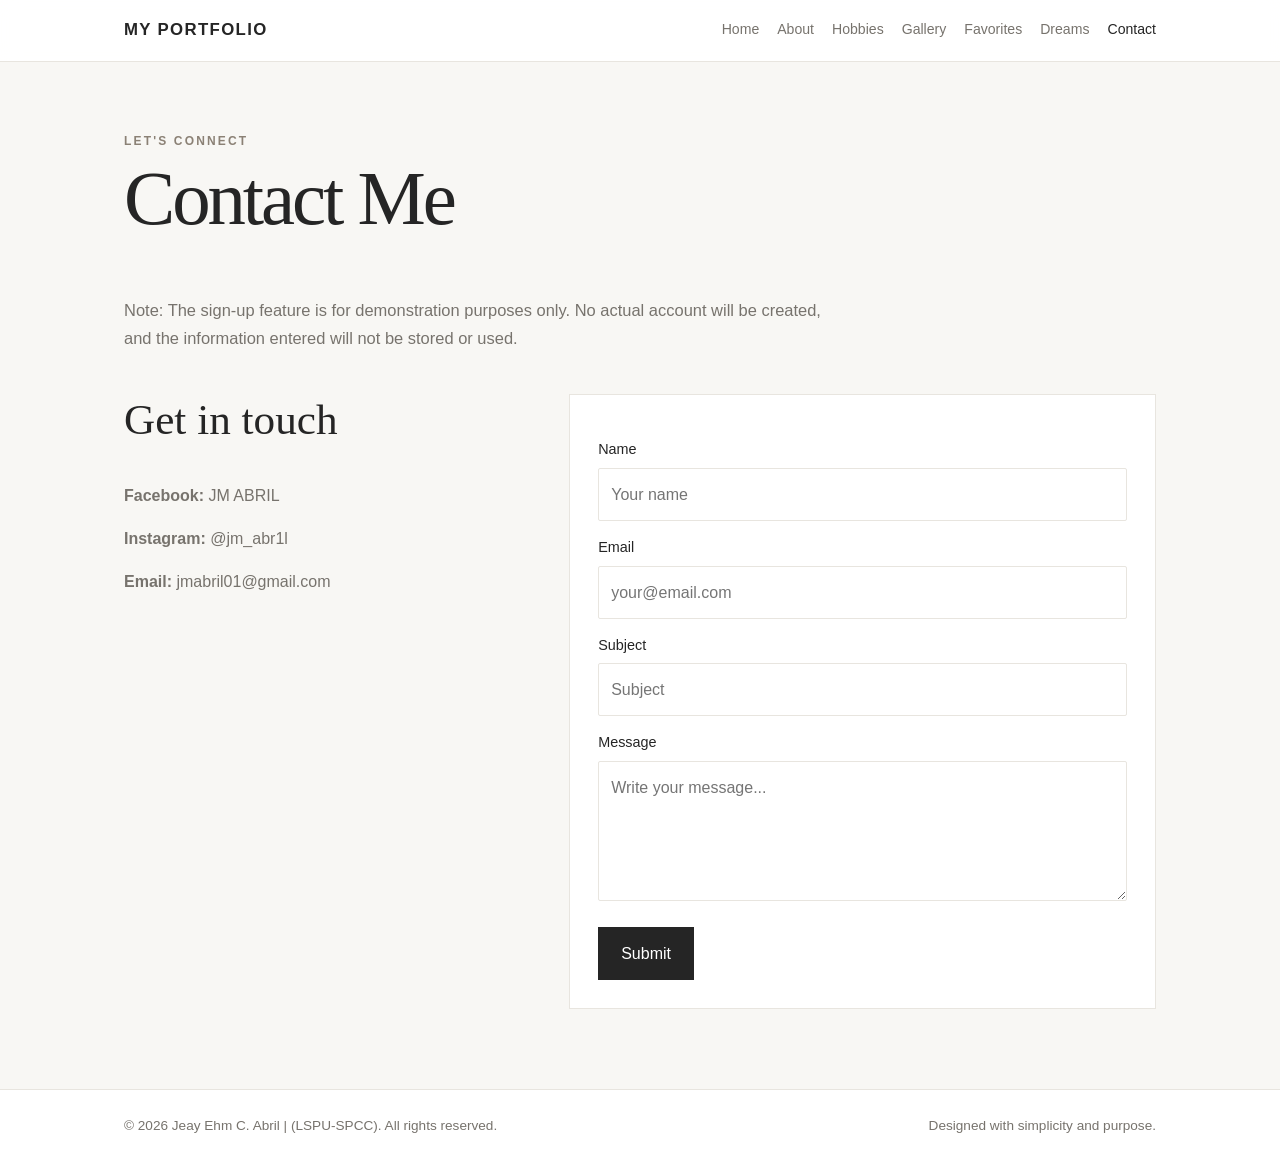
<file: contact.html>
<!DOCTYPE html>
<html lang="en">
<head>
  <meta charset="UTF-8">
  <meta name="viewport" content="width=device-width, initial-scale=1.0">
  <meta name="description" content="A minimalist personal website and digital portfolio.">
  <title>Contact Me | My Personal Website</title>
  <link rel="stylesheet" href="css/style.css">
</head>
<body>
  <header class="site-header">
    <div class="nav-wrap">
      <a class="logo" href="index.html">MY PORTFOLIO</a>
      <nav aria-label="Main navigation">
        <a href="index.html">Home</a>
<a href="about.html">About</a>
<a href="hobbies.html">Hobbies</a>
<a href="gallery.html">Gallery</a>
<a href="favorites.html">Favorites</a>
<a href="dreams.html">Dreams</a>
<a href="contact.html" class="active">Contact</a>
      </nav>
    </div>
  </header>
  <main>
    <header class="page-heading"><span class="eyebrow">Let's connect</span><h1>Contact Me</h1><p>Note: The sign-up feature is for demonstration purposes only. No actual account will be created, and the information entered will not be stored or used.</p></header>
<section class="split">
  <div><h2>Get in touch</h2><p><strong>Facebook:</strong> JM ABRIL</p><p><strong>Instagram:</strong> @jm_abr1l</p><p><strong>Email:</strong> jmabril01@gmail.com</p></div>
  <form action="#" method="post">
    <label for="name">Name</label><input id="name" name="name" type="text" placeholder="Your name" required>
    <label for="email">Email</label><input id="email" name="email" type="email" placeholder="your@email.com" required>
    <label for="subject">Subject</label><input id="subject" name="subject" type="text" placeholder="Subject">
    <label for="message">Message</label><textarea id="message" name="message" placeholder="Write your message..." required></textarea>
    <button type="submit">Submit</button>
  </form>
</section>
  </main>
  <footer class="site-footer">
    <div class="footer-wrap">
      <span>© 2026 Jeay Ehm C. Abril | (LSPU-SPCC). All rights reserved.</span>
      <span>Designed with simplicity and purpose.</span>
    </div>
  </footer>
</body>
</html>
</file>
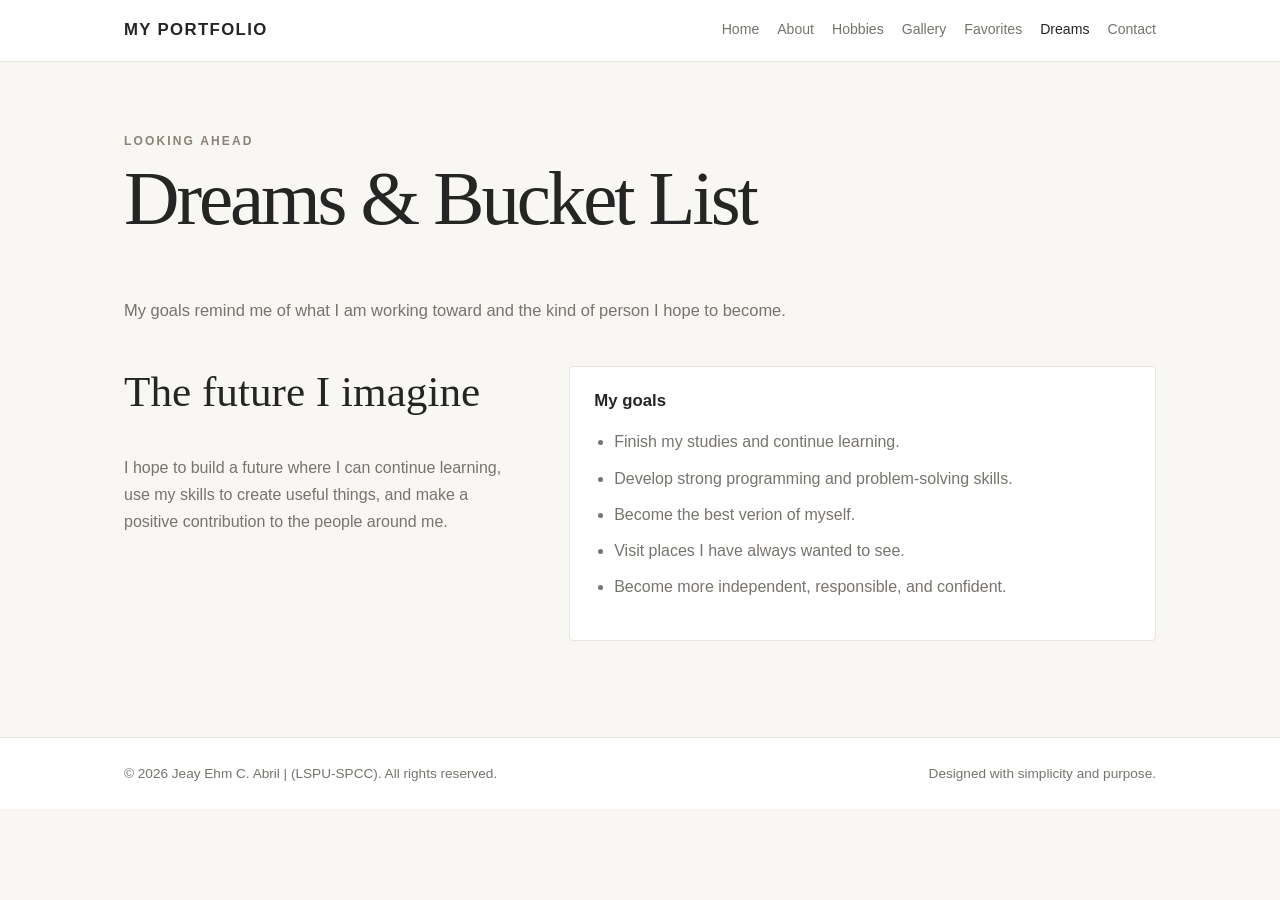
<file: dreams.html>
<!DOCTYPE html>
<html lang="en">
<head>
  <meta charset="UTF-8">
  <meta name="viewport" content="width=device-width, initial-scale=1.0">
  <meta name="description" content="A minimalist personal website and digital portfolio.">
  <title>Dreams & Bucket List | My Personal Website</title>
  <link rel="stylesheet" href="css/style.css">
</head>
<body>
  <header class="site-header">
    <div class="nav-wrap">
      <a class="logo" href="index.html">MY PORTFOLIO</a>
      <nav aria-label="Main navigation">
        <a href="index.html">Home</a>
<a href="about.html">About</a>
<a href="hobbies.html">Hobbies</a>
<a href="gallery.html">Gallery</a>
<a href="favorites.html">Favorites</a>
<a href="dreams.html" class="active">Dreams</a>
<a href="contact.html">Contact</a>
      </nav>
    </div>
  </header>
  <main>
    <header class="page-heading"><span class="eyebrow">Looking ahead</span><h1>Dreams & Bucket List</h1><p>My goals remind me of what I am working toward and the kind of person I hope to become.</p></header>
<section class="split">
  <div><h2>The future I imagine</h2><p>I hope to build a future where I can continue learning, use my skills to create useful things, and make a positive contribution to the people around me.</p></div>
  <div class="card"><h3>My goals</h3><ul class="info-list"><li>Finish my studies and continue learning.</li><li>Develop strong programming and problem-solving skills.</li><li>Become the best verion of myself.</li><li>Visit places I have always wanted to see.</li><li>Become more independent, responsible, and confident.</li></ul></div>
</section>
  </main>
  <footer class="site-footer">
    <div class="footer-wrap">
      <span>© 2026 Jeay Ehm C. Abril | (LSPU-SPCC). All rights reserved.</span>
      <span>Designed with simplicity and purpose.</span>
    </div>
  </footer>
</body>
</html>
</file>
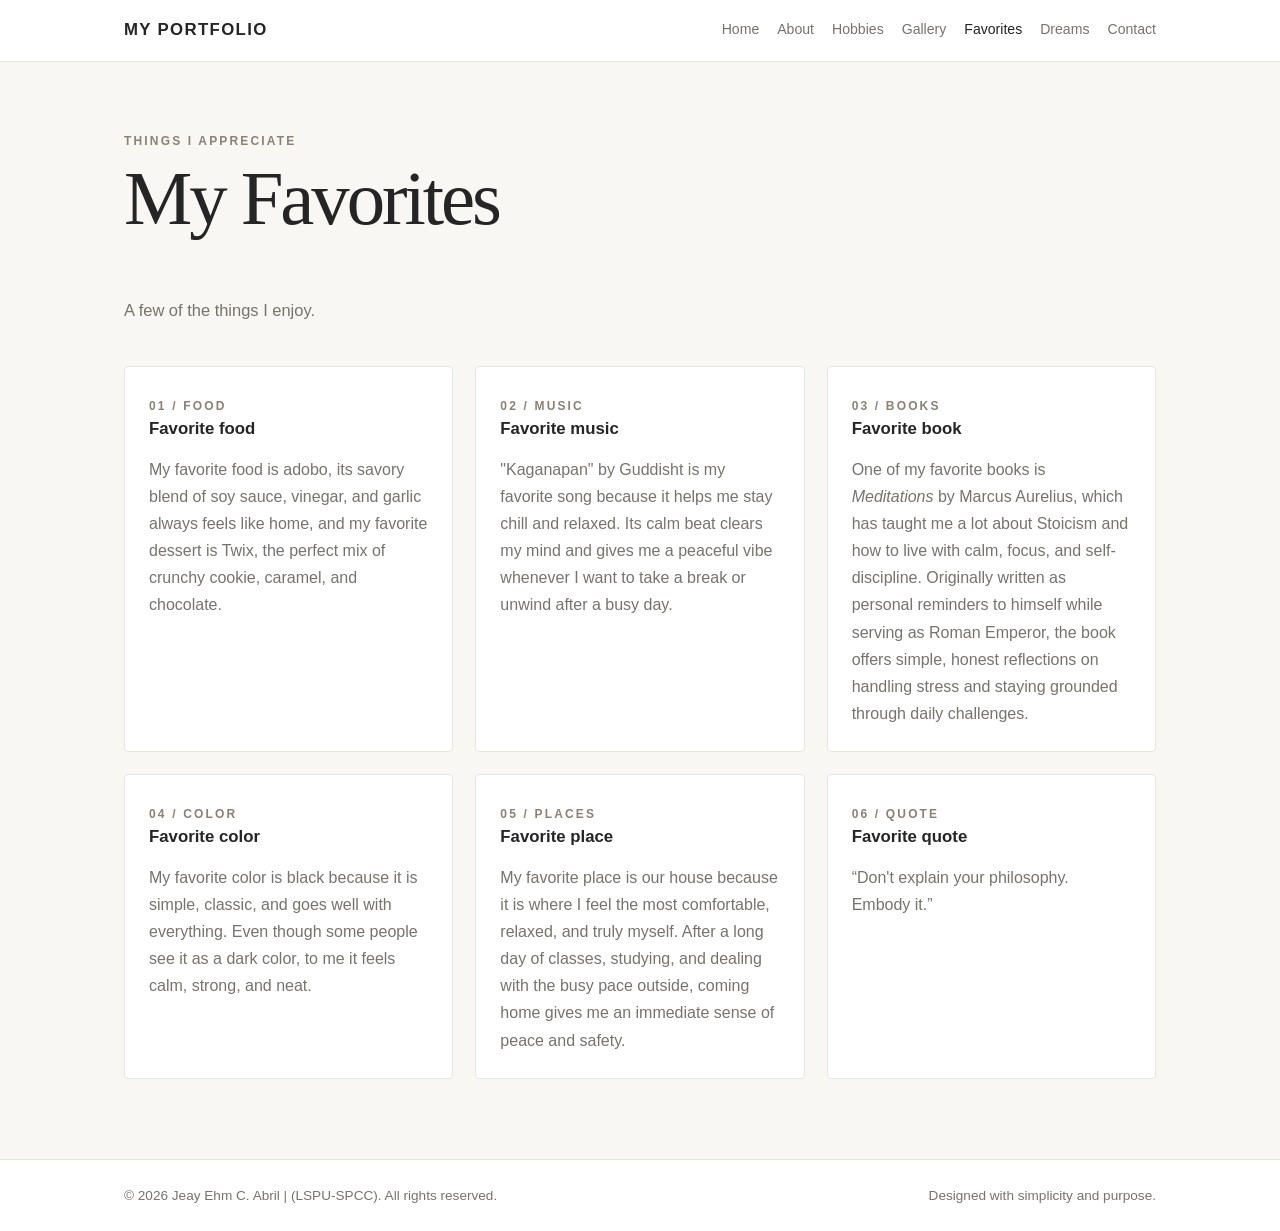
<file: favorites.html>
<!DOCTYPE html>
<html lang="en">
<head>
  <meta charset="UTF-8">
  <meta name="viewport" content="width=device-width, initial-scale=1.0">
  <meta name="description" content="A minimalist personal website and digital portfolio.">
  <title>My Favorites | My Personal Website</title>
  <link rel="stylesheet" href="css/style.css">
</head>
<body>
  <header class="site-header">
    <div class="nav-wrap">
      <a class="logo" href="index.html">MY PORTFOLIO</a>
      <nav aria-label="Main navigation">
        <a href="index.html">Home</a>
        <a href="about.html">About</a>
        <a href="hobbies.html">Hobbies</a>
        <a href="gallery.html">Gallery</a>
        <a href="favorites.html" class="active">Favorites</a>
        <a href="dreams.html">Dreams</a>
        <a href="contact.html">Contact</a>
      </nav>
    </div>
  </header>
  <main>
    <header class="page-heading">
      <span class="eyebrow">Things I appreciate</span>
      <h1>My Favorites</h1>
      <p>A few of the things I enjoy.</p>
    </header>
    <div class="grid">
      <article class="card">
        <span class="eyebrow">01 / Food</span>
        <h3>Favorite food</h3>
        <p>My favorite food is adobo, its savory blend of soy sauce, vinegar, and garlic always feels like home, and my favorite dessert is Twix, the perfect mix of crunchy cookie, caramel, and chocolate.</p>
      </article>
      <article class="card">
        <span class="eyebrow">02 / Music</span>
        <h3>Favorite music</h3>
        <p>"Kaganapan" by Guddisht is my favorite song because it helps me stay chill and relaxed. Its calm beat clears my mind and gives me a peaceful vibe whenever I want to take a break or unwind after a busy day.</p>
      </article>
      <article class="card">
        <span class="eyebrow">03 / Books</span>
        <h3>Favorite book</h3>
        <p>One of my favorite books is <em>Meditations</em> by Marcus Aurelius, which has taught me a lot about Stoicism and how to live with calm, focus, and self-discipline. Originally written as personal reminders to himself while serving as Roman Emperor, the book offers simple, honest reflections on handling stress and staying grounded through daily challenges.</p>
      </article>
      <article class="card">
        <span class="eyebrow">04 / Color</span>
        <h3>Favorite color</h3>
        <p>My favorite color is black because it is simple, classic, and goes well with everything. Even though some people see it as a dark color, to me it feels calm, strong, and neat.</p>
      </article>
      <article class="card">
        <span class="eyebrow">05 / Places</span>
        <h3>Favorite place</h3>
        <p>My favorite place is our house because it is where I feel the most comfortable, relaxed, and truly myself. After a long day of classes, studying, and dealing with the busy pace outside, coming home gives me an immediate sense of peace and safety.</p>
      </article>
      <article class="card">
        <span class="eyebrow">06 / Quote</span>
        <h3>Favorite quote</h3>
        <p>“Don't explain your philosophy. Embody it.”</p>
      </article>
    </div>
  </main>
  <footer class="site-footer">
    <div class="footer-wrap">
      <span>© 2026 Jeay Ehm C. Abril | (LSPU-SPCC). All rights reserved.</span>
      <span>Designed with simplicity and purpose.</span>
    </div>
  </footer>
</body>
</html>
</file>
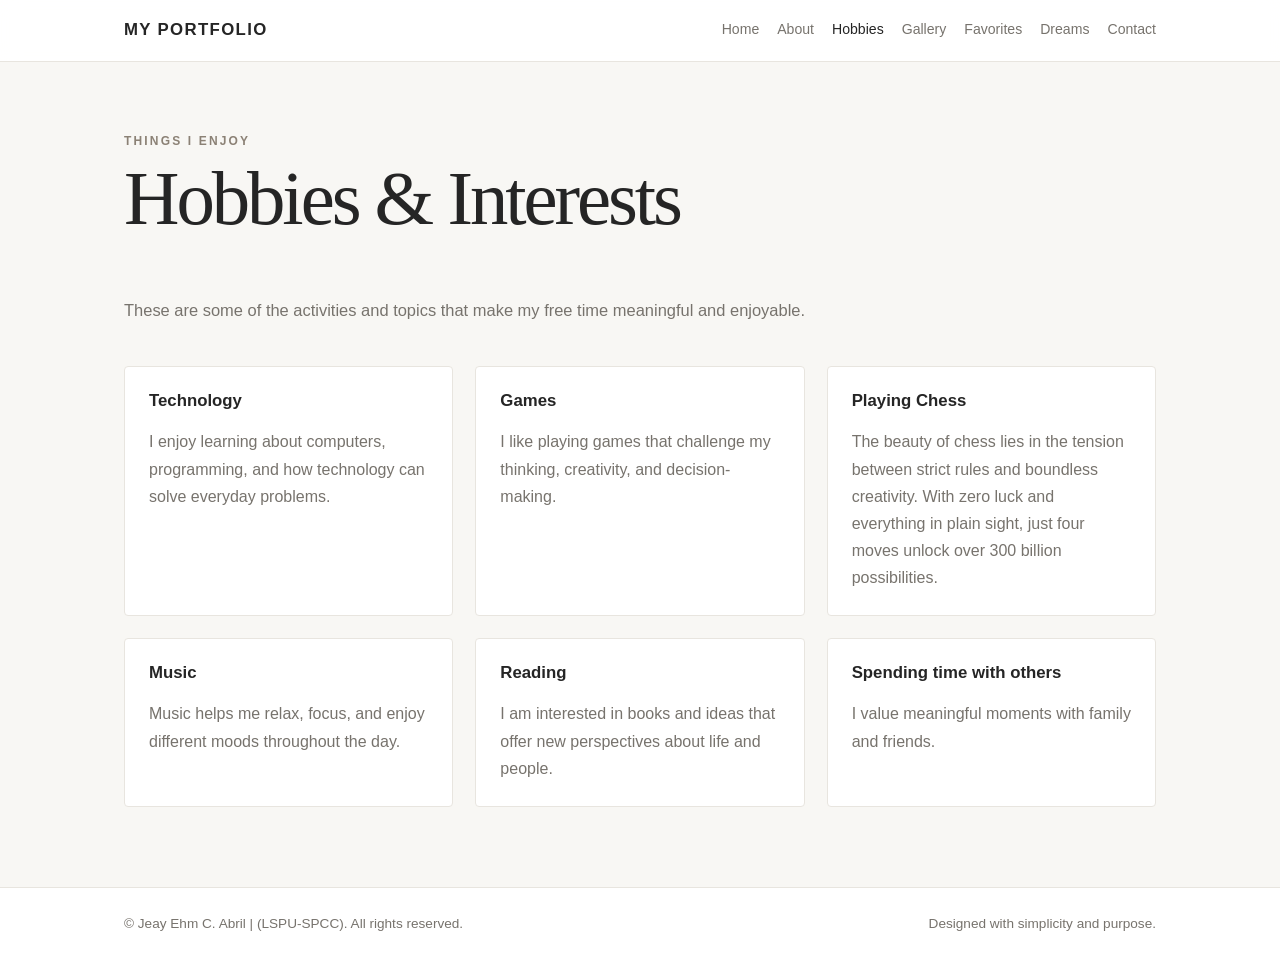
<file: hobbies.html>
<!DOCTYPE html>
<html lang="en">
<head>
  <meta charset="UTF-8">
  <meta name="viewport" content="width=device-width, initial-scale=1.0">
  <meta name="description" content="A minimalist personal website and digital portfolio.">
  <title>Hobbies & Interests | My Personal Website</title>
  <link rel="stylesheet" href="css/style.css">
</head>
<body>
  <header class="site-header">
    <div class="nav-wrap">
      <a class="logo" href="index.html">MY PORTFOLIO</a>
      <nav aria-label="Main navigation">
        <a href="index.html">Home</a>
<a href="about.html">About</a>
<a href="hobbies.html" class="active">Hobbies</a>
<a href="gallery.html">Gallery</a>
<a href="favorites.html">Favorites</a>
<a href="dreams.html">Dreams</a>
<a href="contact.html">Contact</a>
      </nav>
    </div>
  </header>
  <main>
    <header class="page-heading"><span class="eyebrow">Things I enjoy</span><h1>Hobbies & Interests</h1><p>These are some of the activities and topics that make my free time meaningful and enjoyable.</p></header>
<div class="grid">
  <article class="card"><h3>Technology</h3><p>I enjoy learning about computers, programming, and how technology can solve everyday problems.</p></article>
  <article class="card"><h3>Games</h3><p>I like playing games that challenge my thinking, creativity, and decision-making.</p></article>
  <article class="card"><h3>Playing Chess</h3><p>The beauty of chess lies in the tension between strict rules and boundless creativity. With zero luck and everything in plain sight, just four moves unlock over 300 billion possibilities.</p></article>
  <article class="card"><h3>Music</h3><p>Music helps me relax, focus, and enjoy different moods throughout the day.</p></article>
  <article class="card"><h3>Reading</h3><p>I am interested in books and ideas that offer new perspectives about life and people.</p></article>
  <article class="card"><h3>Spending time with others</h3><p>I value meaningful moments with family and friends.</p></article>
</div>
  </main>
  <footer class="site-footer">
    <div class="footer-wrap">
      <span>© Jeay Ehm C. Abril | (LSPU-SPCC). All rights reserved.</span>
      <span>Designed with simplicity and purpose.</span>
    </div>
  </footer>
</body>
</html>
</file>
<file: css/style.css>
/* Minimalist and Clean Personal Website */
:root {
  --bg: #f8f7f4;
  --surface: #ffffff;
  --text: #252525;
  --muted: #77736d;
  --line: #e8e5df;
  --accent: #8b8175;
  --max-width: 1080px;
}
* { box-sizing: border-box; }
html { scroll-behavior: smooth; }
body {
  margin: 0;
  background: var(--bg);
  color: var(--text);
  font-family: Arial, Helvetica, sans-serif;
  line-height: 1.7;
}
a { color: inherit; text-decoration: none; }
a:hover { color: var(--accent); }
.site-header {
  background: rgba(255,255,255,.92);
  border-bottom: 1px solid var(--line);
  position: sticky;
  top: 0;
  z-index: 10;
  backdrop-filter: blur(10px);
}
.nav-wrap {
  max-width: var(--max-width);
  margin: auto;
  padding: 16px 24px;
  display: flex;
  align-items: center;
  justify-content: space-between;
  gap: 20px;
}
.logo { font-size: 1.05rem; font-weight: 700; letter-spacing: .08em; }
nav { display: flex; flex-wrap: wrap; gap: 18px; }
nav a { color: var(--muted); font-size: .88rem; transition: color .2s; }
nav a:hover, nav a.active { color: var(--text); }
main { max-width: var(--max-width); margin: auto; padding: 64px 24px 80px; min-height: 75vh; }
.eyebrow {
  color: var(--accent); text-transform: uppercase; letter-spacing: .18em;
  font-size: .75rem; font-weight: 700;
}
h1, h2, h3 { line-height: 1.2; margin-top: 0; }
h1 { font-family: Georgia, 'Times New Roman', serif; font-size: clamp(2.5rem, 6vw, 4.8rem); font-weight: 400; letter-spacing: -.04em; }
h2 { font-family: Georgia, 'Times New Roman', serif; font-size: clamp(1.8rem, 4vw, 2.7rem); font-weight: 400; }
h3 { font-size: 1.05rem; }
p { color: var(--muted); }
.hero {
  min-height: 470px; display: grid; grid-template-columns: 1.15fr .85fr;
  align-items: center; gap: 56px;
}
.hero-copy p { max-width: 570px; font-size: 1.05rem; }
.hero-image {
  width: 100%; min-height: 340px; object-fit: cover; border-radius: 4px;
  background: var(--line);
}
.button {
  display: inline-block; margin-top: 16px; padding: 11px 21px;
  border: 1px solid var(--text); border-radius: 2px;
  font-size: .9rem; transition: all .2s;
}
.button:hover { background: var(--text); color: white; }
.page-heading { max-width: 700px; margin-bottom: 42px; }
.page-heading p { font-size: 1.03rem; }
.grid { display: grid; grid-template-columns: repeat(3, 1fr); gap: 22px; }
.card {
  background: var(--surface); border: 1px solid var(--line); padding: 24px;
  border-radius: 4px;
}
.card img { width: 100%; height: 190px; object-fit: cover; margin-bottom: 16px; }
.card p { margin-bottom: 0; }
.split { display: grid; grid-template-columns: .8fr 1.2fr; gap: 54px; align-items: start; }
.profile-placeholder {
  min-height: 340px; background: var(--line); display: grid; place-items: center;
  color: var(--muted); text-align: center; padding: 20px;
}
.info-list { padding-left: 20px; color: var(--muted); }
.info-list li { margin: 9px 0; }
.gallery { display: grid; grid-template-columns: repeat(3, 1fr); gap: 16px; }
.gallery figure { margin: 0; background: white; padding: 10px; border: 1px solid var(--line); }
.gallery img { width: 100%; height: 220px; object-fit: cover; display: block; }
figcaption { padding: 10px 3px 2px; color: var(--muted); font-size: .85rem; }
form { max-width: 650px; background: white; border: 1px solid var(--line); padding: 28px; }
label { display: block; margin: 14px 0 6px; font-size: .9rem; }
input, textarea {
  width: 100%; padding: 12px; border: 1px solid var(--line);
  border-radius: 2px; font: inherit; background: #fff;
}
textarea { min-height: 140px; resize: vertical; }
button {
  margin-top: 18px; padding: 12px 22px; border: 1px solid var(--text);
  background: var(--text); color: white; cursor: pointer; font: inherit;
}
button:hover { background: var(--accent); border-color: var(--accent); }
.note { font-size: .85rem; color: var(--muted); }
.site-footer { border-top: 1px solid var(--line); background: white; }
.footer-wrap {
  max-width: var(--max-width); margin: auto; padding: 24px;
  display: flex; justify-content: space-between; gap: 16px; flex-wrap: wrap;
  color: var(--muted); font-size: .85rem;
}
@media (max-width: 760px) {
  .nav-wrap { align-items: flex-start; flex-direction: column; }
  nav { gap: 10px 16px; }
  main { padding-top: 42px; }
  .hero, .split { grid-template-columns: 1fr; gap: 28px; }
  .hero { min-height: auto; }
  .hero-image { min-height: 260px; }
  .grid, .gallery { grid-template-columns: repeat(2, 1fr); }
}
@media (max-width: 480px) {
  .grid, .gallery { grid-template-columns: 1fr; }
  .gallery img { height: 240px; }
  form { padding: 18px; }
}
.profile-picture {
    width: 100%;
    height: 340px;
    object-fit: cover;
    border-radius: 4px;
    display: block;
}
</file>
